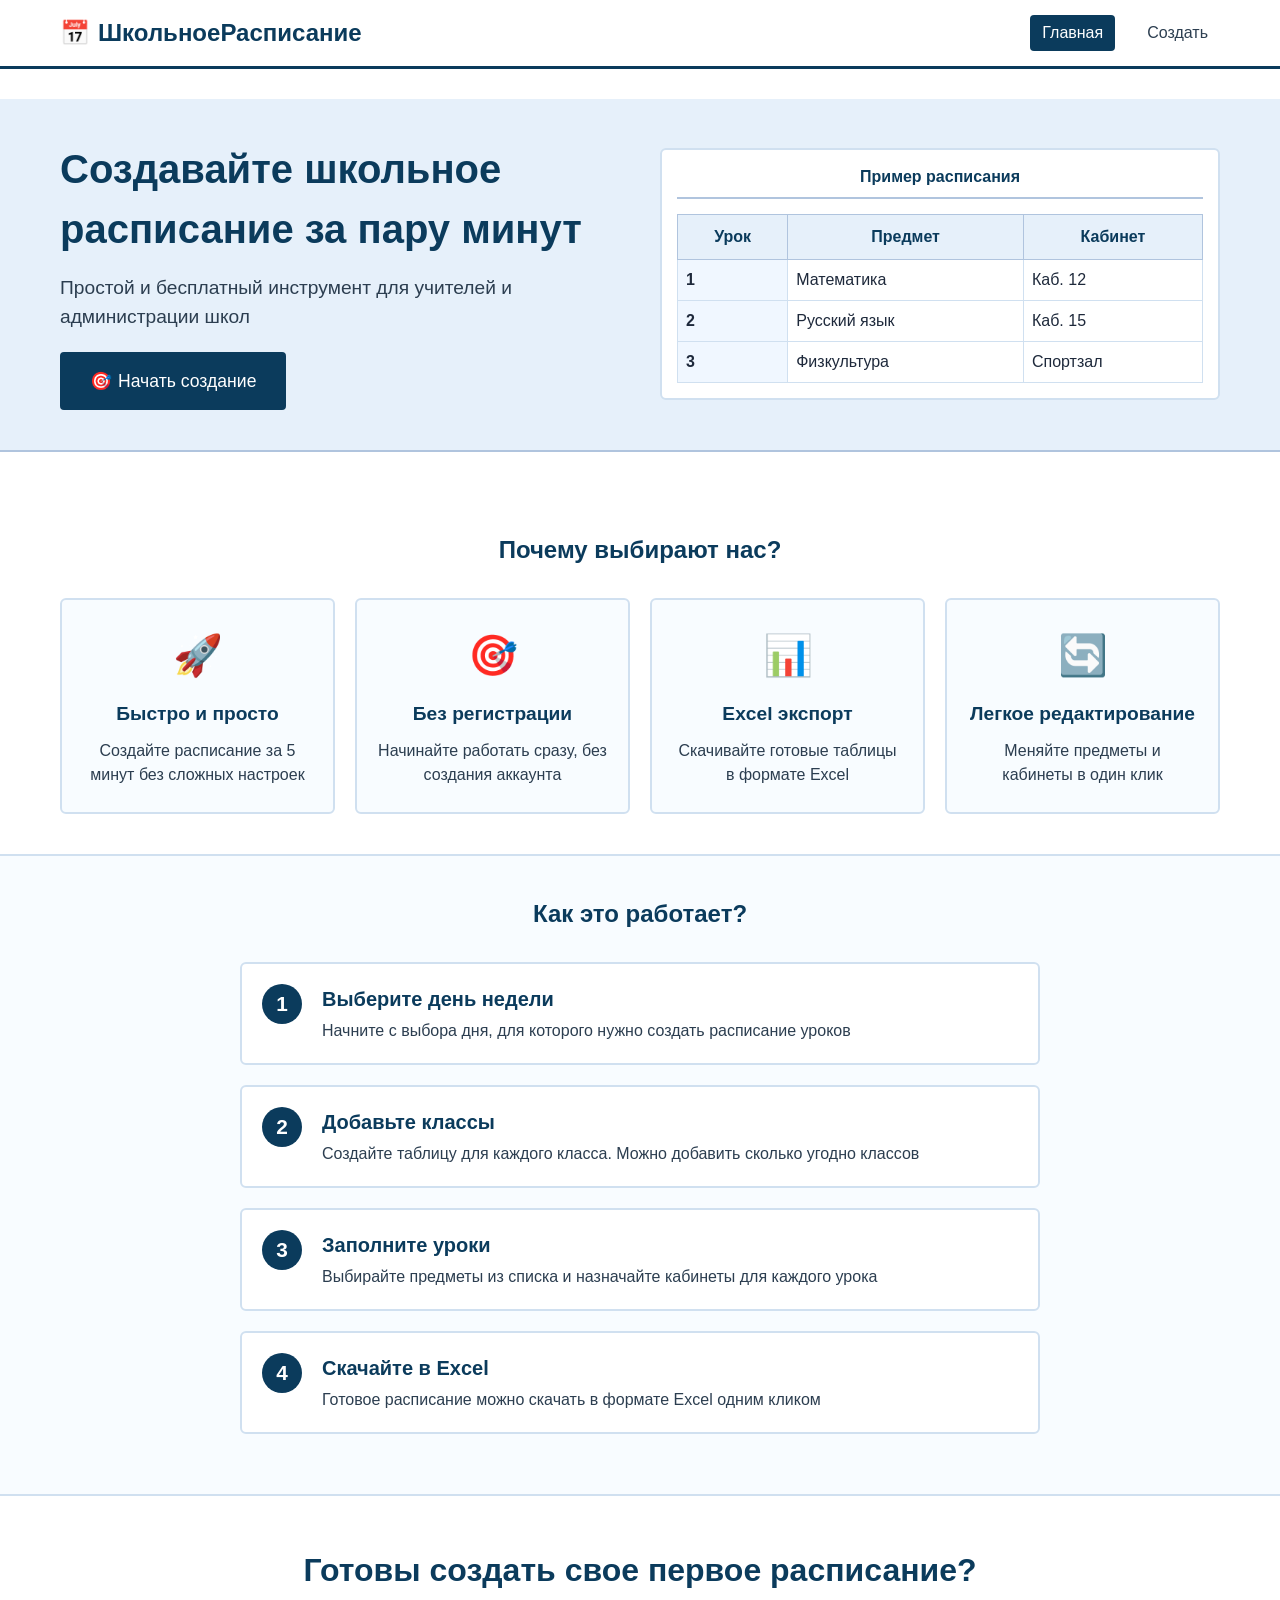
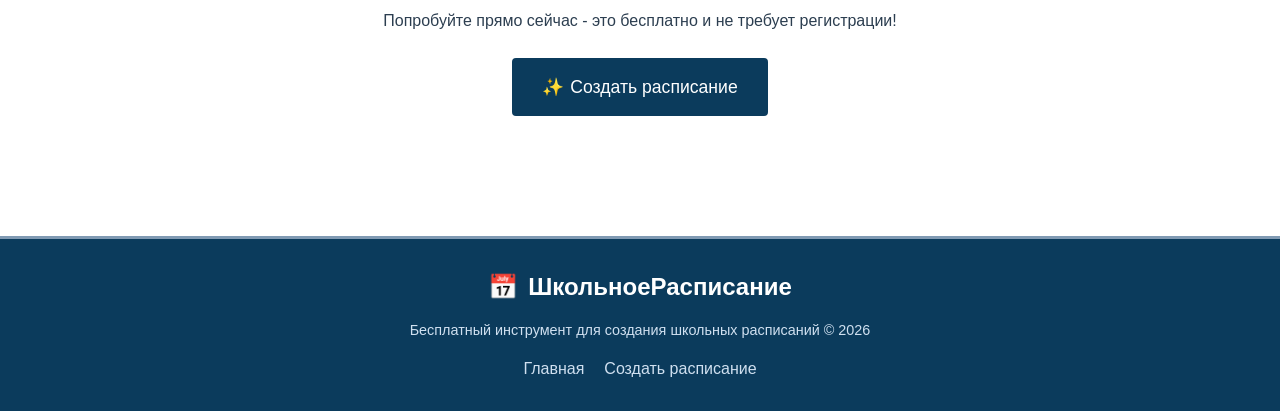
<file: index.html>
<!DOCTYPE html>
<html lang="ru">
<head>
    <meta charset="UTF-8">
    <meta name="viewport" content="width=device-width, initial-scale=1.0">
    <title>Генератор школьного расписания</title>

    <!-- Подключаем все CSS файлы -->
    <link rel="stylesheet" href="css/main.css">
    <link rel="stylesheet" href="css/components.css">
</head>
<body>
    <header>
        <div class="container">
            <nav class="navbar">
                <div class="logo">
                    <span class="logo-icon">📅</span>
                    <span class="logo-text">ШкольноеРасписание</span>
                </div>
                <div class="nav-links">
                    <a href="index.html" class="nav-link active">Главная</a>
                    <a href="schedule.html" class="nav-link">Создать</a>
                </div>
            </nav>
        </div>
    </header>

    <main>
        <section class="hero">
            <div class="container">
                <div class="hero-content">
                    <h1 class="hero-title">Создавайте школьное расписание за пару минут</h1>
                    <p class="hero-subtitle">Простой и бесплатный инструмент для учителей и администрации школ</p>
                    <a href="schedule.html" class="btn btn-primary btn-large">
                        <span class="btn-icon">🎯</span>
                        Начать создание
                    </a>
                </div>
                <div class="hero-image">
                    <div class="image-placeholder">
                        <div class="demo-schedule">
                            <div class="demo-header">Пример расписания</div>
                            <table class="demo-table">
                                <thead>
                                    <tr>
                                        <th>Урок</th>
                                        <th>Предмет</th>
                                        <th>Кабинет</th>
                                    </tr>
                                </thead>
                                <tbody>
                                    <tr>
                                        <td>1</td>
                                        <td>Математика</td>
                                        <td>Каб. 12</td>
                                    </tr>
                                    <tr>
                                        <td>2</td>
                                        <td>Русский язык</td>
                                        <td>Каб. 15</td>
                                    </tr>
                                    <tr>
                                        <td>3</td>
                                        <td>Физкультура</td>
                                        <td>Спортзал</td>
                                    </tr>
                                </tbody>
                            </table>
                        </div>
                    </div>
                </div>
            </div>
        </section>

        <section class="features">
            <div class="container">
                <h2 class="section-title">Почему выбирают нас?</h2>
                <div class="features-grid">
                    <div class="feature-card">
                        <div class="feature-icon">🚀</div>
                        <h3 class="feature-title">Быстро и просто</h3>
                        <p class="feature-text">Создайте расписание за 5 минут без сложных настроек</p>
                    </div>
                    <div class="feature-card">
                        <div class="feature-icon">🎯</div>
                        <h3 class="feature-title">Без регистрации</h3>
                        <p class="feature-text">Начинайте работать сразу, без создания аккаунта</p>
                    </div>
                    <div class="feature-card">
                        <div class="feature-icon">📊</div>
                        <h3 class="feature-title">Excel экспорт</h3>
                        <p class="feature-text">Скачивайте готовые таблицы в формате Excel</p>
                    </div>
                    <div class="feature-card">
                        <div class="feature-icon">🔄</div>
                        <h3 class="feature-title">Легкое редактирование</h3>
                        <p class="feature-text">Меняйте предметы и кабинеты в один клик</p>
                    </div>
                </div>
            </div>
        </section>

        <section class="instructions">
            <div class="container">
                <h2 class="section-title">Как это работает?</h2>
                <div class="steps">
                    <div class="step">
                        <div class="step-number">1</div>
                        <div class="step-content">
                            <h3>Выберите день недели</h3>
                            <p>Начните с выбора дня, для которого нужно создать расписание уроков</p>
                        </div>
                    </div>
                    <div class="step">
                        <div class="step-number">2</div>
                        <div class="step-content">
                            <h3>Добавьте классы</h3>
                            <p>Создайте таблицу для каждого класса. Можно добавить сколько угодно классов</p>
                        </div>
                    </div>
                    <div class="step">
                        <div class="step-number">3</div>
                        <div class="step-content">
                            <h3>Заполните уроки</h3>
                            <p>Выбирайте предметы из списка и назначайте кабинеты для каждого урока</p>
                        </div>
                    </div>
                    <div class="step">
                        <div class="step-number">4</div>
                        <div class="step-content">
                            <h3>Скачайте в Excel</h3>
                            <p>Готовое расписание можно скачать в формате Excel одним кликом</p>
                        </div>
                    </div>
                </div>
            </div>
        </section>

        <section class="cta">
            <div class="container">
                <div class="cta-content">
                    <h2>Готовы создать свое первое расписание?</h2>
                    <p>Попробуйте прямо сейчас - это бесплатно и не требует регистрации!</p>
                    <a href="schedule.html" class="btn btn-primary btn-large">
                        <span class="btn-icon">✨</span>
                        Создать расписание
                    </a>
                </div>
            </div>
        </section>
    </main>

    <footer>
        <div class="container">
            <div class="footer-content">
                <div class="footer-logo">
                    <span class="logo-icon">📅</span>
                    <span class="logo-text">ШкольноеРасписание</span>
                </div>
                <p class="footer-text">Бесплатный инструмент для создания школьных расписаний © 2026</p>
                <div class="footer-links">
                    <a href="index.html" class="footer-link">Главная</a>
                    <a href="schedule.html" class="footer-link">Создать расписание</a>
                </div>
            </div>
        </div>
    </footer>
</body>

</html>
</file>
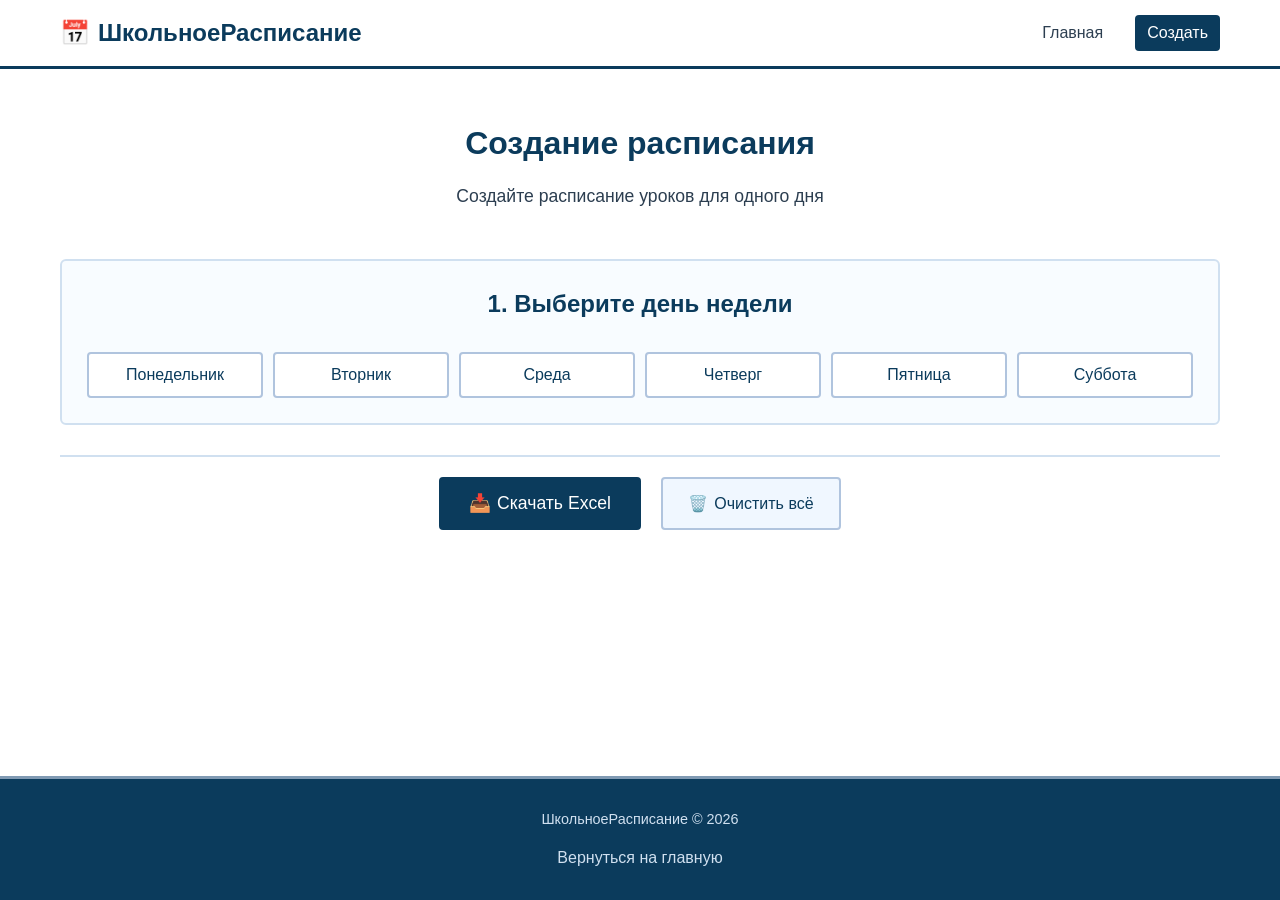
<file: schedule.html>
<!DOCTYPE html>
<html lang="ru">
<head>
    <meta charset="UTF-8">
    <meta name="viewport" content="width=device-width, initial-scale=1.0">
    <title>Создание расписания</title>

    <!-- Подключаем все CSS файлы -->
    <link rel="stylesheet" href="css/main.css">
    <link rel="stylesheet" href="css/components.css">
    <link rel="stylesheet" href="css/schedule.css">
    <link rel="stylesheet" href="css/modal.css">

    <!-- Библиотека для работы с Excel -->
    <script src="https://cdn.sheetjs.com/xlsx-0.20.2/package/dist/xlsx.full.min.js"></script>
</head>
<body>
    <header>
        <div class="container">
            <nav class="navbar">
                <div class="logo">
                    <span class="logo-icon">📅</span>
                    <span class="logo-text">ШкольноеРасписание</span>
                </div>
                <div class="nav-links">
                    <a href="index.html" class="nav-link">Главная</a>
                    <a href="schedule.html" class="nav-link active">Создать</a>
                </div>
            </nav>
        </div>
    </header>

    <main>
        <div class="container">
            <div class="page-header">
                <h1>Создание расписания</h1>
                <p class="page-subtitle">Создайте расписание уроков для одного дня</p>
            </div>

            <div class="day-selection">
                <h2 class="section-title">1. Выберите день недели</h2>
                <div class="day-buttons">
                    <button class="day-btn" data-day="monday">Понедельник</button>
                    <button class="day-btn" data-day="tuesday">Вторник</button>
                    <button class="day-btn" data-day="wednesday">Среда</button>
                    <button class="day-btn" data-day="thursday">Четверг</button>
                    <button class="day-btn" data-day="friday">Пятница</button>
                    <button class="day-btn" data-day="saturday">Суббота</button>
                </div>
            </div>

            <div id="scheduleArea" class="schedule-area hidden">
                <div class="area-header">
                    <h2 id="selectedDayTitle" class="section-title"></h2>
                    <p class="area-subtitle">Добавьте классы и заполните расписание уроков</p>
                </div>

                <div id="classesContainer" class="classes-container">
                    <!-- Классы будут добавляться здесь -->
                </div>

                <div class="controls">
                    <button id="addClassBtn" class="btn btn-outline">
                        <span class="btn-icon">➕</span>
                        Добавить класс
                    </button>
                </div>
            </div>

            <div class="action-buttons">
                <button id="downloadExcelBtn" class="btn btn-primary btn-large" disabled>
                    <span class="btn-icon">📥</span>
                    Скачать Excel
                </button>
                <button id="clearAllBtn" class="btn btn-secondary">
                    <span class="btn-icon">🗑️</span>
                    Очистить всё
                </button>
            </div>
        </div>

        <!-- Модальное окно для выбора предмета -->
        <div id="subjectModal" class="modal hidden">
            <div class="modal-content">
                <div class="modal-header">
                    <h3>Выберите предмет</h3>
                    <button class="modal-close">&times;</button>
                </div>
                <div class="modal-body">
                    <div class="search-box">
                        <input type="text" id="subjectSearch" placeholder="Поиск предмета..." class="search-input">
                    </div>
                    <div id="subjectsList" class="items-grid">
                        <!-- Предметы загружаются через JavaScript -->
                    </div>
                </div>
            </div>
        </div>

        <!-- Модальное окно для выбора кабинета -->
        <div id="classroomModal" class="modal hidden">
            <div class="modal-content">
                <div class="modal-header">
                    <h3>Выберите кабинет</h3>
                    <button class="modal-close">&times;</button>
                </div>
                <div class="modal-body">
                    <div class="search-box">
                        <input type="text" id="classroomSearch" placeholder="Поиск кабинета..." class="search-input">
                    </div>
                    <div id="classroomsList" class="items-grid">
                        <!-- Кабинеты загружаются через JavaScript -->
                    </div>
                </div>
            </div>
        </div>

        <!-- Диалоги будут добавлены динамически через JS -->
    </main>

    <footer>
        <div class="container">
            <div class="footer-content">
                <p class="footer-text">ШкольноеРасписание © 2026</p>
                <a href="index.html" class="footer-link">Вернуться на главную</a>
            </div>
        </div>
    </footer>

    <!-- Подключаем JS модули в правильном порядке -->
    <script src="js/core/constants.js"></script>
    <script src="js/managers/classManager.js"></script>
    <script src="js/managers/conflictManager.js"></script>
    <script src="js/managers/exportManager.js"></script>
    <script src="js/ui/uiManager.js"></script>
    <script src="js/core/scheduleCreator.js"></script>
    <script src="js/core/main.js"></script>
</body>
</html>
</file>
<file: css/main.css>
/* main.css - Основные стили (упрощенная бело-синяя версия) */

* {
    margin: 0;
    padding: 0;
    box-sizing: border-box;
}

body {
    font-family: -apple-system, BlinkMacSystemFont, 'Segoe UI', Roboto, Oxygen, Ubuntu, sans-serif;
    line-height: 1.5;
    color: #1e293b; /* Темно-синий/серый для текста */
    background-color: #ffffff; /* Чисто белый фон */
    min-height: 100vh;
    display: flex;
    flex-direction: column;
}

.container {
    width: 100%;
    max-width: 1200px;
    margin: 0 auto;
    padding: 0 20px;
}

main {
    flex: 1;
    padding: 30px 0;
}

/* Заголовки */
h1 {
    font-size: 2rem;
    font-weight: 600;
    color: #0b3b5c; /* Темно-синий */
    margin-bottom: 1rem;
}
h2 {
    font-size: 1.5rem;
    font-weight: 600;
    color: #0b3b5c;
    margin-bottom: 0.75rem;
}
h3 {
    font-size: 1.25rem;
    font-weight: 600;
    color: #0b3b5c;
    margin-bottom: 0.5rem;
}
.section-title {
    text-align: center;
    margin-bottom: 30px;
}
/* Убираем декоративную полоску после заголовка */

/* Утилиты */
.hidden {
    display: none !important;
}

/* --- Главная страница (максимально просто) --- */
.hero {
    background-color: #e6f0fa; /* Очень светлый синий */
    padding: 40px 0;
    margin-bottom: 40px;
    border-bottom: 2px solid #b0c4de; /* Спокойная синяя граница */
}
.hero .container {
    display: grid;
    grid-template-columns: 1fr 1fr;
    gap: 40px;
    align-items: center;
}
.hero-title {
    font-size: 2.5rem;
    font-weight: 600;
    color: #0b3b5c;
    margin-bottom: 15px;
}
.hero-subtitle {
    font-size: 1.2rem;
    color: #2c3e50;
    margin-bottom: 20px;
}

/* Демо таблица */
.demo-schedule {
    background: white;
    border: 2px solid #d0e0f0;
    border-radius: 6px;
    padding: 15px;
}
.demo-header {
    font-weight: 600;
    color: #0b3b5c;
    margin-bottom: 15px;
    text-align: center;
    border-bottom: 2px solid #b0c4de;
    padding-bottom: 8px;
}
.demo-table {
    width: 100%;
    border-collapse: collapse;
}
.demo-table th {
    background-color: #e6f0fa;
    color: #0b3b5c;
    font-weight: 600;
    padding: 10px 8px;
    text-align: center;
    border: 1px solid #b0c4de;
}
.demo-table td {
    padding: 8px;
    border: 1px solid #d0e0f0;
    color: #1e293b;
}
.demo-table td:first-child {
    font-weight: 600;
    background-color: #f0f7ff;
}

/* Секция преимуществ */
.features {
    padding: 40px 0;
}
.features-grid {
    display: grid;
    grid-template-columns: repeat(auto-fit, minmax(250px, 1fr));
    gap: 20px;
}
.feature-card {
    background: #f8fcff;
    border: 2px solid #d0e0f0;
    border-radius: 6px;
    padding: 25px 20px;
    text-align: center;
}
.feature-icon {
    font-size: 40px;
    margin-bottom: 15px;
}
.feature-title {
    font-size: 1.2rem;
    font-weight: 600;
    color: #0b3b5c;
    margin-bottom: 10px;
}
.feature-text {
    color: #2c3e50;
}

/* Секция инструкций */
.instructions {
    padding: 40px 0;
    background-color: #f8fcff;
    border-top: 2px solid #d0e0f0;
    border-bottom: 2px solid #d0e0f0;
}
.steps {
    max-width: 800px;
    margin: 0 auto;
}
.step {
    display: flex;
    gap: 20px;
    margin-bottom: 20px;
    padding: 20px;
    background: white;
    border: 2px solid #d0e0f0;
    border-radius: 6px;
}
.step-number {
    flex-shrink: 0;
    width: 40px;
    height: 40px;
    background-color: #0b3b5c;
    color: white;
    border-radius: 50%;
    display: flex;
    align-items: center;
    justify-content: center;
    font-size: 1.3rem;
    font-weight: 600;
}
.step-content h3 {
    margin-bottom: 5px;
}
.step-content p {
    color: #2c3e50;
}

/* Секция призыва к действию */
.cta {
    padding: 50px 0;
    text-align: center;
}
.cta h2 {
    font-size: 2rem;
    margin-bottom: 15px;
}
.cta p {
    color: #2c3e50;
    margin-bottom: 25px;
}
</file>
<file: css/components.css>
/* components.css - Упрощенные компоненты (бело-синие) */

/* --- Шапка --- */
header {
    background: white;
    border-bottom: 3px solid #0b3b5c; /* Жирная нижняя граница */
    position: sticky;
    top: 0;
    z-index: 100;
}
.navbar {
    display: flex;
    justify-content: space-between;
    align-items: center;
    padding: 15px 0;
}
.logo {
    display: flex;
    align-items: center;
    gap: 8px;
    text-decoration: none;
}
.logo-icon {
    font-size: 24px;
}
.logo-text {
    font-size: 1.5rem;
    font-weight: 700;
    color: #0b3b5c; /* Просто темно-синий, без градиента */
}
.nav-links {
    display: flex;
    gap: 20px;
}
.nav-link {
    text-decoration: none;
    color: #2c3e50;
    font-weight: 500;
    padding: 6px 12px;
    border-radius: 4px;
    transition: 0.2s;
}
.nav-link:hover {
    background-color: #e6f0fa;
    color: #0b3b5c;
}
.nav-link.active {
    background-color: #0b3b5c;
    color: white;
}

/* --- Подвал --- */
footer {
    background: #0b3b5c; /* Темно-синий */
    color: white;
    padding: 30px 0;
    margin-top: 40px;
    border-top: 3px solid #809ab3;
}
.footer-content {
    display: flex;
    flex-direction: column;
    align-items: center;
    gap: 15px;
    text-align: center;
}
.footer-logo {
    display: flex;
    align-items: center;
    gap: 10px;
}
.footer-logo .logo-text {
    color: white;
    font-size: 1.5rem;
    font-weight: 700;
}
.footer-text {
    color: #d0e0f0;
    font-size: 0.9rem;
}
.footer-links {
    display: flex;
    gap: 20px;
}
.footer-link {
    color: #d0e0f0;
    text-decoration: none;
    transition: 0.2s;
}
.footer-link:hover {
    color: white;
    text-decoration: underline;
}

/* --- Кнопки (плоские, без теней) --- */
.btn {
    display: inline-flex;
    align-items: center;
    justify-content: center;
    gap: 6px;
    padding: 10px 20px;
    border: 2px solid transparent;
    border-radius: 4px;
    font-size: 1rem;
    font-weight: 500;
    cursor: pointer;
    transition: 0.15s;
    text-decoration: none;
    white-space: nowrap;
}
.btn-primary {
    background-color: #0b3b5c;
    color: white;
    border-color: #0b3b5c;
}
.btn-primary:hover {
    background-color: #1f4f70;
    border-color: #1f4f70;
}
.btn-outline {
    background: white;
    color: #0b3b5c;
    border: 2px solid #0b3b5c;
}
.btn-outline:hover {
    background: #e6f0fa;
}
.btn-secondary {
    background: #f0f7ff;
    color: #0b3b5c;
    border: 2px solid #b0c4de;
}
.btn-secondary:hover {
    background: #e6f0fa;
}
.btn-large {
    padding: 14px 28px;
    font-size: 1.1rem;
}

/* --- Выбор предмета/кабинета (как кнопки) --- */
.subject-select,
.classroom-select {
    width: 100%;
    padding: 10px 12px;
    background: white;
    border: 2px solid #b0c4de;
    border-radius: 4px;
    font-size: 1rem;
    color: #1e293b;
    cursor: pointer;
    text-align: left;
    transition: 0.15s;
    display: flex;
    align-items: center;
    justify-content: space-between;
    position: relative;
}

/* Стрелка вниз для обоих элементов */
.subject-select::after,
.classroom-select::after {
    content: '▼';
    font-size: 12px;
    color: #809ab3;
    transition: transform 0.15s;
    margin-left: 8px;
}

/* Состояния при наведении */
.subject-select:hover,
.classroom-select:hover {
    border-color: #0b3b5c;
    background: #f8fcff;
}

.subject-select:hover::after,
.classroom-select:hover::after {
    color: #0b3b5c;
}

/* Активное состояние (когда открыт выпадающий список) */
.subject-select:active,
.classroom-select:active {
    background: #e6f0fa;
}

/* Отключенное состояние */
.subject-select:disabled,
.classroom-select:disabled {
    background: #f0f7ff;
    border-color: #d0e0f0;
    color: #809ab3;
    cursor: not-allowed;
}

.subject-select:disabled::after,
.classroom-select:disabled::after {
    color: #b0c4de;
}

/* Состояние "заполнено" (когда предмет/кабинет выбран) */
.subject-select.subject-filled,
.classroom-select.classroom-filled {
    background-color: #e3f2fd;
    border-color: #0b3b5c;
    font-weight: 500;
}

/* Состояние "пропуск" для предметов */
.subject-select.subject-skip {
    background-color: #fff3e0;
    border-color: #ffb74d;
    color: #b85c00;
}

.subject-select.subject-skip::after {
    color: #b85c00;
}

/* --- Кнопка добавления урока --- */
.add-row-btn {
    width: 100%;
    padding: 12px;
    background: #f0f7ff;
    border: 2px dashed #809ab3;
    border-radius: 4px;
    font-size: 1rem;
    color: #0b3b5c;
    cursor: pointer;
    transition: 0.15s;
    display: flex;
    align-items: center;
    justify-content: center;
    gap: 8px;
}
.add-row-btn::before {
    content: '+';
    font-size: 1.4rem;
    font-weight: 600;
}
.add-row-btn:hover {
    background: #e6f0fa;
    border-color: #0b3b5c;
}

/* --- Кнопка пропуска урока --- */
.skip-lesson-btn {
    background: #f0f7ff;
    color: #0b3b5c;
    border: 2px solid #809ab3;
    padding: 10px 20px;
    border-radius: 4px;
    font-size: 1rem;
    cursor: pointer;
    transition: 0.15s;
    display: inline-flex;
    align-items: center;
    gap: 8px;
}
.skip-lesson-btn::before {
    content: '⏸️';
    font-size: 1rem;
}
.skip-lesson-btn:hover {
    background: #e6f0fa;
    border-color: #0b3b5c;
}

/* --- Панель действий --- */
.controls {
    display: flex;
    justify-content: center;
    margin: 30px 0;
    padding: 20px;
    background: #f8fcff;
    border: 2px solid #d0e0f0;
    border-radius: 6px;
}
.action-buttons {
    display: flex;
    gap: 20px;
    justify-content: center;
    margin-top: 30px;
    padding-top: 20px;
    border-top: 2px solid #d0e0f0;
}
.action-buttons .btn {
    min-width: 180px;
}
.class-actions {
    display: flex;
    gap: 10px;
    margin-top: 10px;
}
</file>
<file: css/schedule.css>
/* schedule.css - Таблицы расписания (строгий стиль) */

.page-header {
    text-align: center;
    margin-bottom: 30px;
    padding: 20px 0;
}
.page-subtitle {
    color: #2c3e50;
    font-size: 1.1rem;
}

/* --- Выбор дня --- */
.day-selection {
    background: #f8fcff;
    padding: 25px;
    border: 2px solid #d0e0f0;
    border-radius: 6px;
    margin-bottom: 30px;
}
.day-buttons {
    display: grid;
    grid-template-columns: repeat(auto-fit, minmax(130px, 1fr));
    gap: 10px;
    margin-top: 20px;
}
.day-btn {
    padding: 12px;
    background: white;
    border: 2px solid #b0c4de;
    border-radius: 4px;
    font-size: 1rem;
    font-weight: 500;
    color: #0b3b5c;
    cursor: pointer;
    transition: 0.15s;
    text-align: center;
}
.day-btn:hover {
    background: #e6f0fa;
    border-color: #0b3b5c;
}
.day-btn.active {
    background: #0b3b5c;
    color: white;
    border-color: #0b3b5c;
}

/* --- Область расписания --- */
.schedule-area {
    margin: 30px 0;
}
.area-header {
    text-align: center;
    margin-bottom: 30px;
    padding: 15px;
    background: #f8fcff;
    border: 2px solid #d0e0f0;
    border-radius: 6px;
}
#selectedDayTitle {
    color: #0b3b5c;
    margin-bottom: 5px;
}

/* --- Контейнер классов --- */
.classes-container {
    display: flex;
    flex-direction: column;
    gap: 25px;
    margin-bottom: 30px;
}

/* --- Карточка класса --- */
.class-table-wrapper {
    background: white;
    border: 2px solid #b0c4de; /* Простая граница */
    border-radius: 6px;
    padding: 20px;
}
.class-header {
    display: flex;
    align-items: center;
    justify-content: space-between;
    margin-bottom: 20px;
    padding-bottom: 15px;
    border-bottom: 2px solid #d0e0f0;
}
.class-input {
    flex: 1;
    max-width: 200px;
    padding: 8px 12px;
    border: 2px solid #b0c4de;
    border-radius: 4px;
    font-size: 1.1rem;
    font-weight: 600;
    color: #0b3b5c;
}
.class-input:focus {
    outline: none;
    border-color: #0b3b5c;
}
.delete-class-btn {
    background: #dc3545;
    color: white;
    border: none;
    border-radius: 4px;
    width: 36px;
    height: 36px;
    cursor: pointer;
    font-size: 1.2rem;
    display: flex;
    align-items: center;
    justify-content: center;
    margin-left: 15px;
}
.delete-class-btn:hover {
    background: #b02a37;
}

/* --- Таблица уроков (главное - четкие линии) --- */
.schedule-table {
    width: 100%;
    border-collapse: collapse;
    margin-bottom: 15px;
    border: 2px solid #b0c4de; /* Граница вокруг таблицы */
}
.schedule-table th {
    background-color: #e6f0fa;
    padding: 12px 10px;
    text-align: left;
    font-weight: 600;
    color: #0b3b5c;
    border: 1px solid #b0c4de;
}
.schedule-table td {
    padding: 12px 10px;
    border: 1px solid #d0e0f0;
    color: #1e293b;
    vertical-align: middle;
}
.schedule-table td:first-child {
    text-align: center;
    font-weight: 600;
    background-color: #f0f7ff;
    color: #0b3b5c;
}
.schedule-table tr:last-child td {
    border-bottom: 1px solid #d0e0f0;
}

/* --- Состояния ячеек (подсветка цветом) --- */
.subject-filled {
    background-color: #e3f2fd !important; /* Очень светлый синий */
    font-weight: 500;
}
.classroom-filled {
    background-color: #e3f2fd !important;
}
.subject-skip {
    background-color: #fff3e0 !important; /* Светло-оранжевый для "пропуска" */
    color: #b85c00 !important;
}
.has-conflict {
    background-color: #ffebee !important; /* Светло-красный для конфликта */
}
.has-conflict td {
    border-color: #f5c6cb !important;
}
.conflict-badge {
    margin-left: 5px;
    color: #b02a37;
    font-weight: 600;
    cursor: help;
}

/* Кнопка удаления урока */
.delete-lesson-btn {
    background: none;
    border: 2px solid #dc3545;
    color: #dc3545;
    border-radius: 4px;
    width: 30px;
    height: 30px;
    cursor: pointer;
    font-size: 1.2rem;
    display: flex;
    align-items: center;
    justify-content: center;
}
.delete-lesson-btn:hover {
    background: #dc3545;
    color: white;
}

/* Ячейка с кабинетами */
.classroom-cell {
    display: flex;
    align-items: center;
    gap: 5px;
    flex-wrap: wrap;
}
.classroom-count {
    background: #0b3b5c;
    color: white;
    border-radius: 50%;
    width: 22px;
    height: 22px;
    display: inline-flex;
    align-items: center;
    justify-content: center;
    font-size: 0.8rem;
    font-weight: 600;
}
</file>
<file: css/modal.css>
/* modal.css - Модальные окна (простой стиль) */

.modal {
    position: fixed;
    top: 0;
    left: 0;
    width: 100%;
    height: 100%;
    background: rgba(0, 0, 0, 0.5);
    display: flex;
    align-items: center;
    justify-content: center;
    z-index: 2000;
    padding: 20px;
}
.modal-content {
    background: white;
    border: 3px solid #0b3b5c; /* Синяя рамка */
    border-radius: 6px;
    width: 100%;
    max-width: 550px;
    max-height: 80vh;
    overflow: hidden;
    box-shadow: 0 10px 30px rgba(0,0,0,0.2);
}
.modal-header {
    display: flex;
    justify-content: space-between;
    align-items: center;
    padding: 15px 20px;
    background: #0b3b5c;
    color: white;
    border-bottom: 2px solid #1f4f70;
}
.modal-header h3 {
    margin: 0;
    color: white;
    font-size: 1.3rem;
}
.modal-close {
    background: none;
    border: none;
    font-size: 28px;
    cursor: pointer;
    color: white;
    line-height: 1;
    padding: 0 8px;
}
.modal-close:hover {
    background: rgba(255,255,255,0.2);
}
.modal-body {
    padding: 20px;
    max-height: 60vh;
    overflow-y: auto;
}

/* Поиск */
.search-input {
    width: 100%;
    padding: 10px 12px;
    border: 2px solid #b0c4de;
    border-radius: 4px;
    font-size: 1rem;
    margin-bottom: 20px;
}
.search-input:focus {
    outline: none;
    border-color: #0b3b5c;
}

/* Сетка элементов */
.items-grid {
    display: grid;
    grid-template-columns: repeat(auto-fill, minmax(130px, 1fr));
    gap: 10px;
}
.modal-item {
    padding: 12px;
    background: #f8fcff;
    border: 2px solid #d0e0f0;
    border-radius: 4px;
    font-size: 1rem;
    color: #1e293b;
    cursor: pointer;
    transition: 0.15s;
    text-align: center;
    align-items: center;
    justify-content: center;
}
.modal-item:hover {
    background: #e6f0fa;
    border-color: #0b3b5c;
}
.modal-item.selected {
    background: #0b3b5c;
    color: white;
    border-color: #0b3b5c;
}
.skip-item {
    background: #fff3e0;
    border-color: #ffb74d;
    color: #b85c00;
}
.skip-item:hover {
    background: #ffe0b2;
}

/* Управление кабинетами */
.classrooms-container {
    margin: 10px 0;
    max-height: 300px;
    overflow-y: auto;
    border: 2px solid #d0e0f0;
    border-radius: 4px;
    padding: 10px;
    background: #f8fcff;
}
.classroom-item {
    display: flex;
    justify-content: space-between;
    align-items: center;
    padding: 10px 12px;
    margin: 5px 0;
    background: white;
    border: 2px solid #d0e0f0;
    border-radius: 4px;
}
.classroom-info {
    display: flex;
    align-items: center;
    gap: 10px;
}
.classroom-name {
    font-weight: 600;
    color: #0b3b5c;
}
.classroom-type {
    color: #2c3e50;
    font-size: 0.9rem;
}
.classroom-type.has-type {
    background: #e6f0fa;
    padding: 2px 8px;
    border-radius: 3px;
    font-weight: 500;
}
.classroom-actions {
    display: flex;
    gap: 4px;
    align-items: center;
}
.type-select-btn {
    width: 34px;
    height: 34px;
    border: 2px solid #b0c4de;
    background: white;
    border-radius: 4px;
    cursor: pointer;
    font-weight: 700;
    font-size: 0.9rem;
    display: flex;
    align-items: center;
    justify-content: center;
    transition: 0.1s;
}
.type-select-btn:hover {
    background: #e6f0fa;
    border-color: #0b3b5c;
}
.type-select-btn.active {
    background: #0b3b5c;
    color: white;
    border-color: #0b3b5c;
}
.delete-classroom-btn {
    background: none;
    border: none;
    color: #dc3545;
    font-size: 24px;
    cursor: pointer;
    width: 34px;
    height: 34px;
    display: flex;
    align-items: center;
    justify-content: center;
}
.delete-classroom-btn:hover {
    background: #ffebee;
}
</file>
